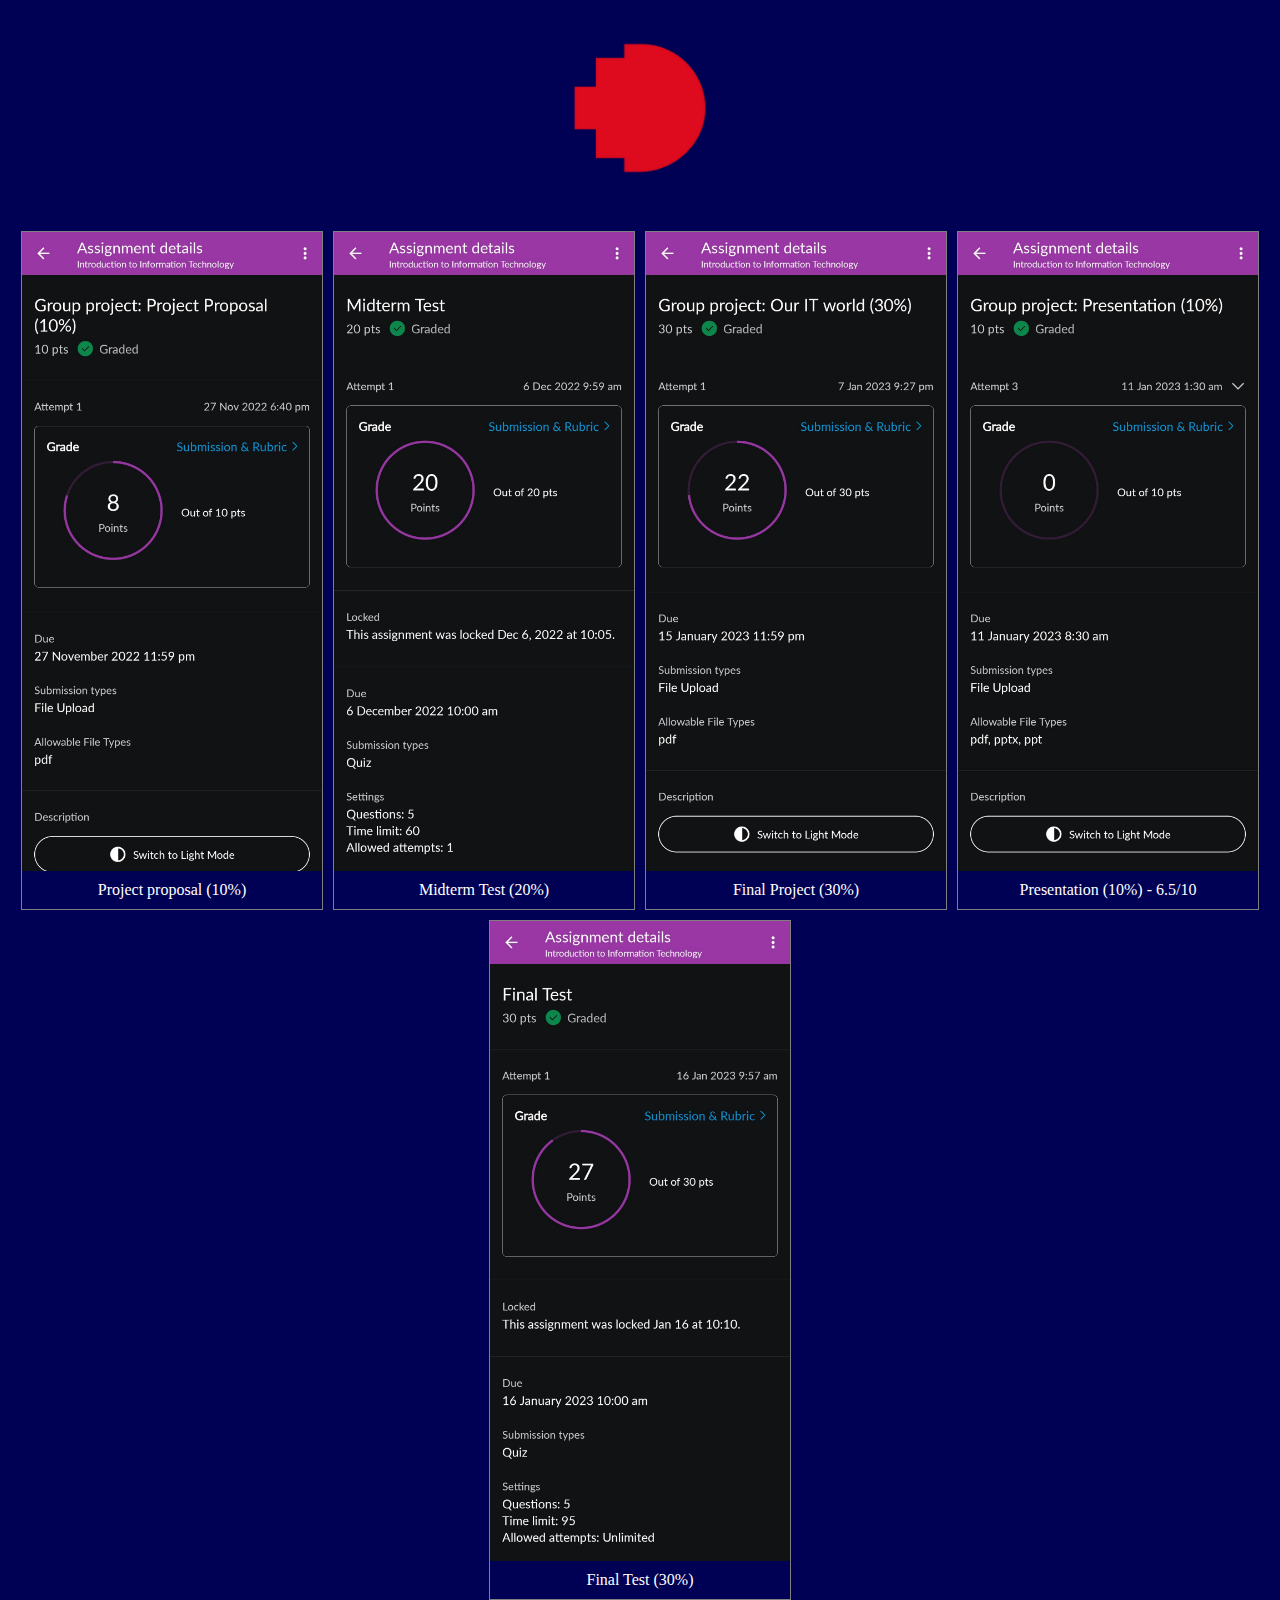
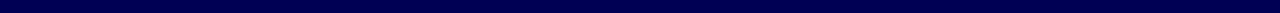
<file: results-cosc2083.html>
<!DOCTYPE html>
<html lang="en">
  <head>
    <meta charset="UTF-8" />
    <meta name="viewport" content="width=device-width, initial-scale=1.0" />
    <title>COSC2083 Results</title>
    <link rel="stylesheet" href="results.css" />
    <link rel="icon" type="image/x-icon" href="images/RMIT-logo.jpg" />
    <img src="images/RMIT-logo.jpg" alt="" />
    <br />
  </head>
  <body>
    <div class="container">
      <div class="gallery">
        <img
          src="images/COSC2083/Project proposal.png"
          alt="project-proposal"
        />
        <div class="desc">Project proposal (10%)</div>
      </div>
      <div class="gallery">
        <img src="images/COSC2083/Midterm test.png" alt="midterm-test" />
        <div class="desc">Midterm Test (20%)</div>
      </div>
      <div class="gallery">
        <img src="images/COSC2083/Final Project.png" alt="final-project" />
        <div class="desc">Final Project (30%)</div>
      </div>
      <div class="gallery">
        <img src="images/COSC2083/Presentation.png" alt="Presentation" />
        <div class="desc">Presentation (10%) - 6.5/10</div>
      </div>
      <div class="gallery">
        <img src="images/COSC2083/Final Test.png" alt="final-project" />
        <div class="desc">Final Test (30%)</div>
      </div>
    </div>
  </body>
</html>
</file>
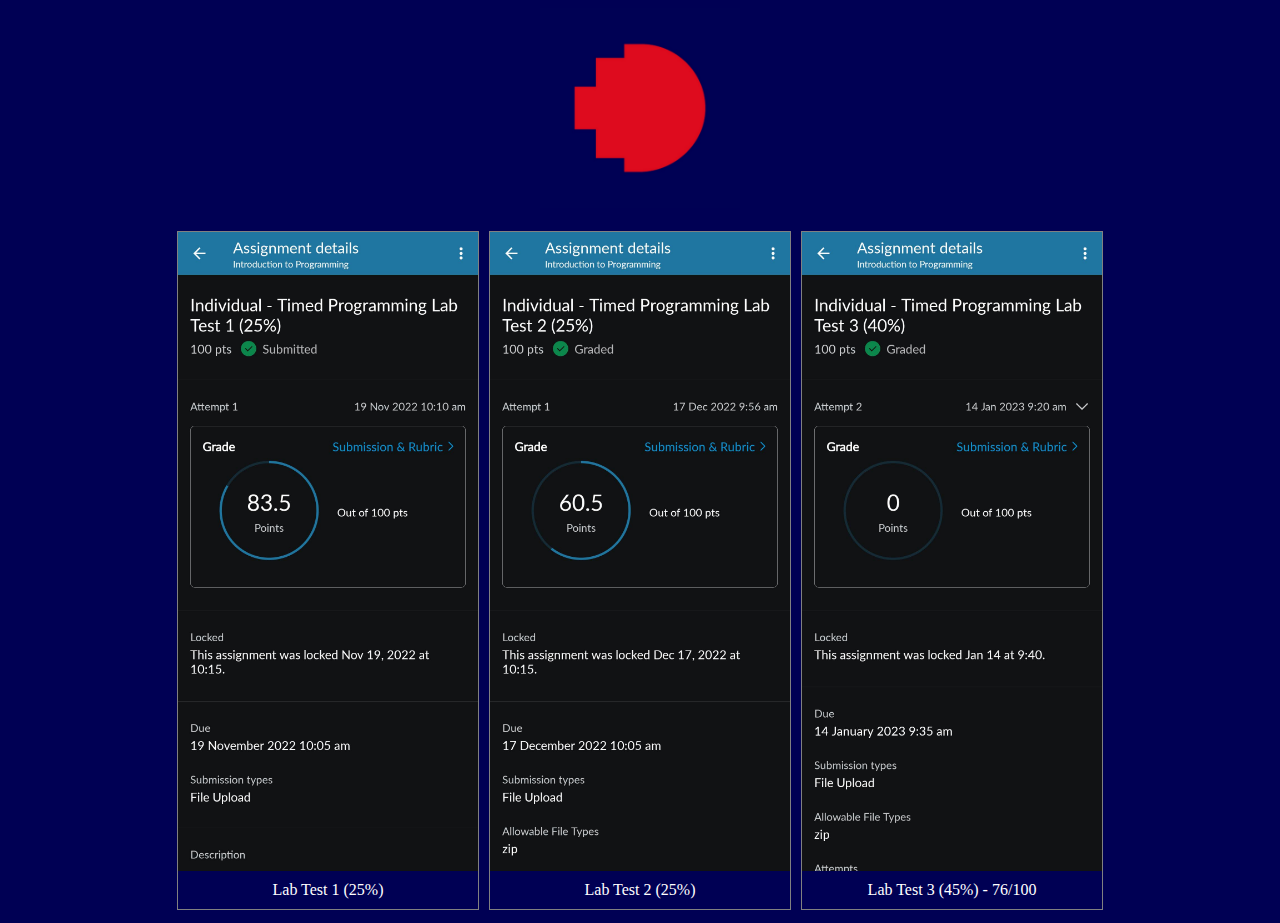
<file: results-cosc2429.html>
<!DOCTYPE html>
<html lang="en">
  <head>
    <meta charset="UTF-8" />
    <meta name="viewport" content="width=device-width, initial-scale=1.0" />
    <title>COSC2429 Results</title>
    <link rel="stylesheet" href="results.css" />
    <link rel="icon" type="image/x-icon" href="images/RMIT-logo.jpg" />
    <img src="images/RMIT-logo.jpg"" alt="" />
    <br />
  </head>
  <body>
    <div class="container">
      <div class="gallery">
        <img src="images/COSC2429/Lab Test 1.png" alt="lab_test_1" />
        <div class="desc">Lab Test 1 (25%)</div>
      </div>
      <div class="gallery">
        <img src="images/COSC2429/Lab Test 2.png" alt="lab_test_2" />
        <div class="desc">Lab Test 2 (25%)</div>
      </div>
      <div class="gallery">
        <img src="images/COSC2429/Lab Test 3.png" alt="lab-test_3" />
        <div class="desc">Lab Test 3 (45%) - 76/100</div>
      </div>
    </div>
  </body>
</html>
</file>
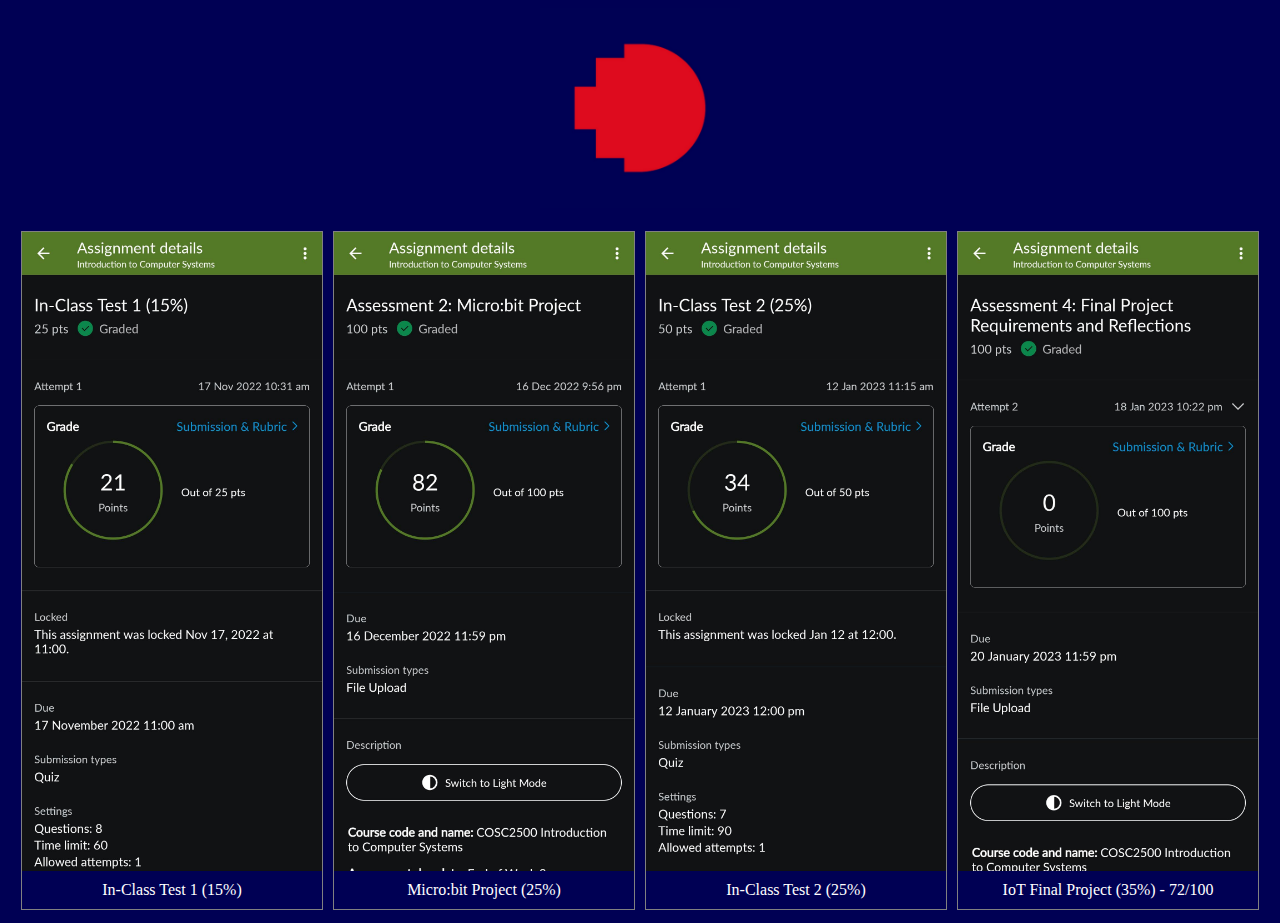
<file: results-cosc2500.html>
<!DOCTYPE html>
<html lang="en">
  <head>
    <meta charset="UTF-8" />
    <meta name="viewport" content="width=device-width, initial-scale=1.0" />
    <title>COSC2500 Results</title>
    <link rel="stylesheet" href="results.css" />
    <img src="images/RMIT-logo.jpg"" alt="" />
    <link rel="icon" type="image/x-icon" href="images/RMIT-logo.jpg" />
    <br />
  </head>
  <body>
    <div class="container">
      <div class="gallery">
        <img src="images/COSC2500/In-class test.png" alt="in-class-test" />
        <div class="desc">In-Class Test 1 (15%)</div>
      </div>
      <div class="gallery">
        <img
          src="images/COSC2500/micro-bit project.png"
          alt="micro-bit-project"
        />
        <div class="desc">Micro:bit Project (25%)</div>
      </div>
      <div class="gallery">
        <img src="images/COSC2500/in-class test 2.png" alt="final-test" />
        <div class="desc">In-Class Test 2 (25%)</div>
      </div>
      <div class="gallery">
        <img src="images/COSC2500/arduino project.png" alt="arduino-project" />
        <div class="desc">IoT Final Project (35%) - 72/100</div>
      </div>
    </div>
  </body>
</html>
</file>
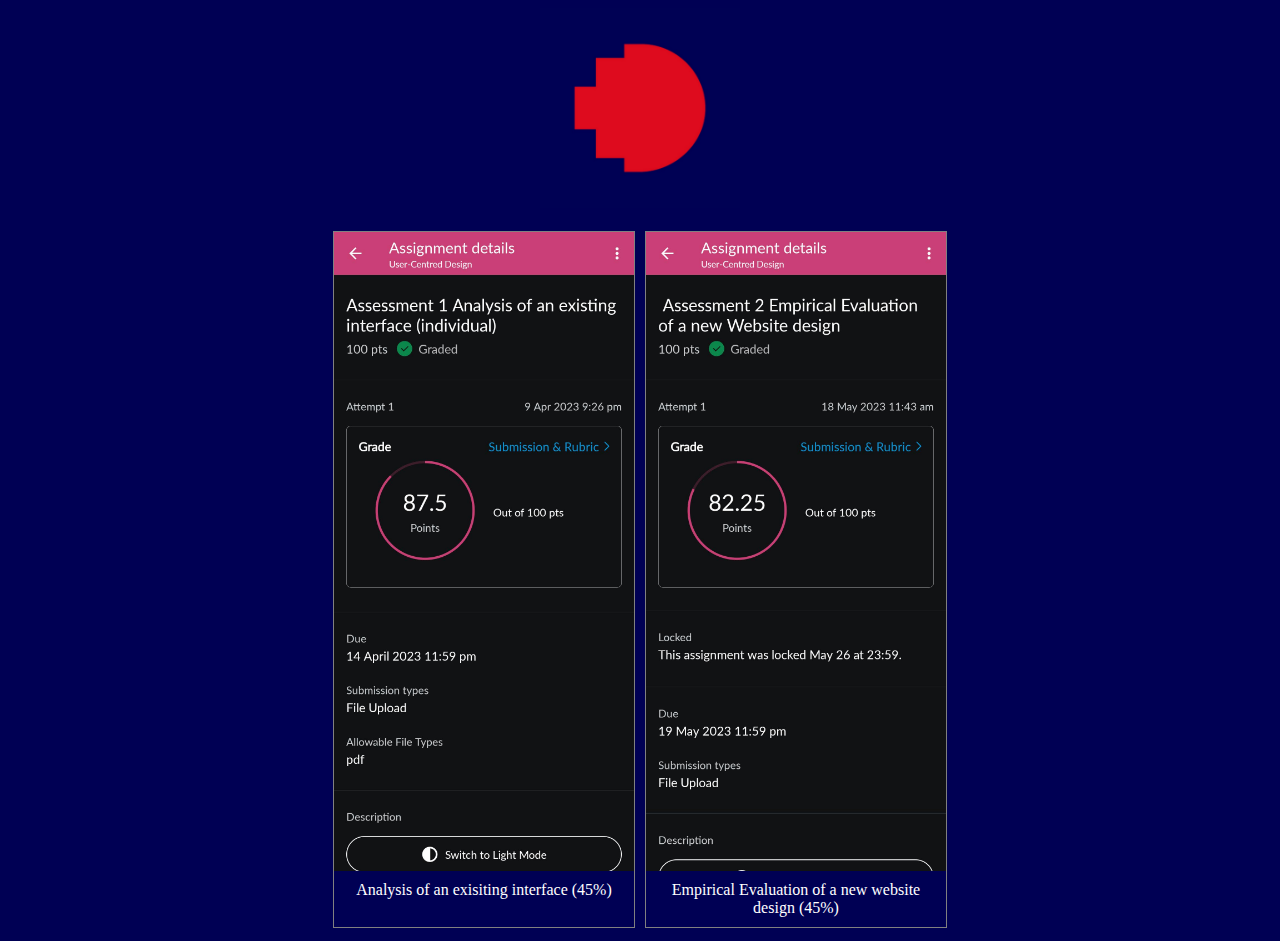
<file: results-cosc2652.html>
<!DOCTYPE html>
<html lang="en">
  <head>
    <meta charset="UTF-8" />
    <meta name="viewport" content="width=device-width, initial-scale=1.0" />
    <title>COSC2652 Results</title>
    <link rel="stylesheet" href="results.css" />
    <link rel="icon" type="image/x-icon" href="images/RMIT-logo.jpg" />
    <img src="images/RMIT-logo.jpg"" alt="" />
    <br />
  </head>
  <body>
    <div class="container">
      <div class="gallery">
        <img src="images/COSC2652/assesment 1.png" alt="assesment-1" />
        <div class="desc">Analysis of an exisiting interface (45%)</div>
      </div>
      <div class="gallery">
        <img src="images/COSC2652/assesment 2.png" alt="assesment-2" />
        <div class="desc">
          Empirical Evaluation of a new website design (45%)
        </div>
      </div>
    </div>
  </body>
</html>
</file>
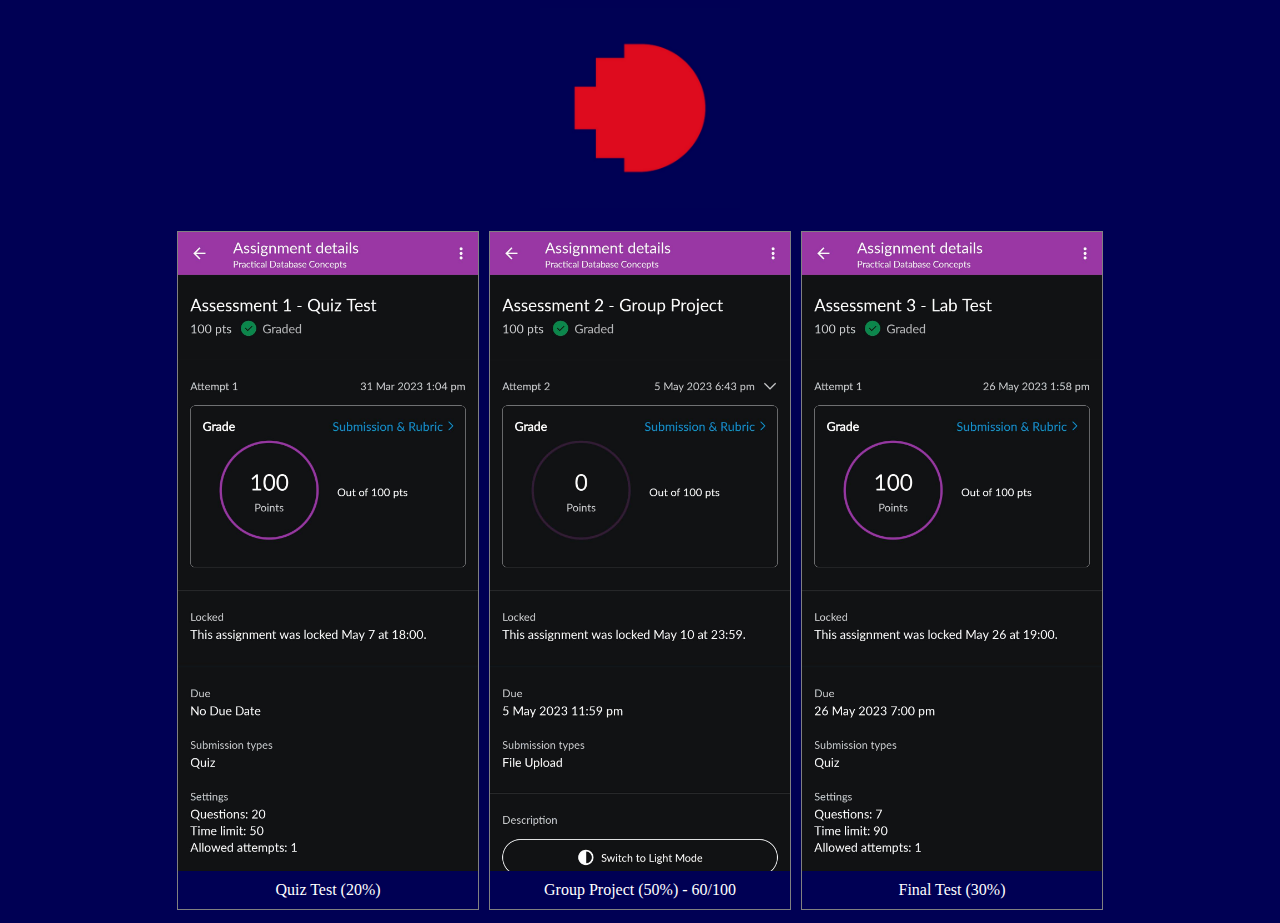
<file: results-isys3414.html>
<!DOCTYPE html>
<html lang="en">
  <head>
    <meta charset="UTF-8" />
    <meta name="viewport" content="width=device-width, initial-scale=1.0" />
    <title>ISYS3414 Results</title>
    <link rel="stylesheet" href="results.css" />
    <link rel="icon" type="image/x-icon" href="images/RMIT-logo.jpg" />
    <img src="images/RMIT-logo.jpg"" alt="" />
    <br />
  </head>
  <body>
    <div class="container">
      <div class="gallery">
        <img src="images/ISYS3414/quiz test.png" alt="quiz-test" />
        <div class="desc">Quiz Test (20%)</div>
      </div>
      <div class="gallery">
        <img src="images/ISYS3414/group project.png" alt="group-project" />
        <div class="desc">Group Project (50%) - 60/100</div>
      </div>
      <div class="gallery">
        <img src="images/ISYS3414/final test.png" alt="final-test" />
        <div class="desc">Final Test (30%)</div>
      </div>
    </div>
  </body>
</html>
</file>
<file: results.css>
body {
  background-color: rgb(0, 0, 84);
  color: white;
}
.gallery {
  margin: 5px;
  display: inline-block;
  border: 1px solid grey;
  width: 300px;
}
.gallery .desc {
  padding: 10px;
  text-align: center;
}
.gallery img {
  width: 100%;
  height: auto;
}
img {
  width: 200px;
  display: block;
  margin-left: auto;
  margin-right: auto;
}
.container {
  display: flex;
  flex-wrap: wrap;
  justify-content: center;
}
</file>
